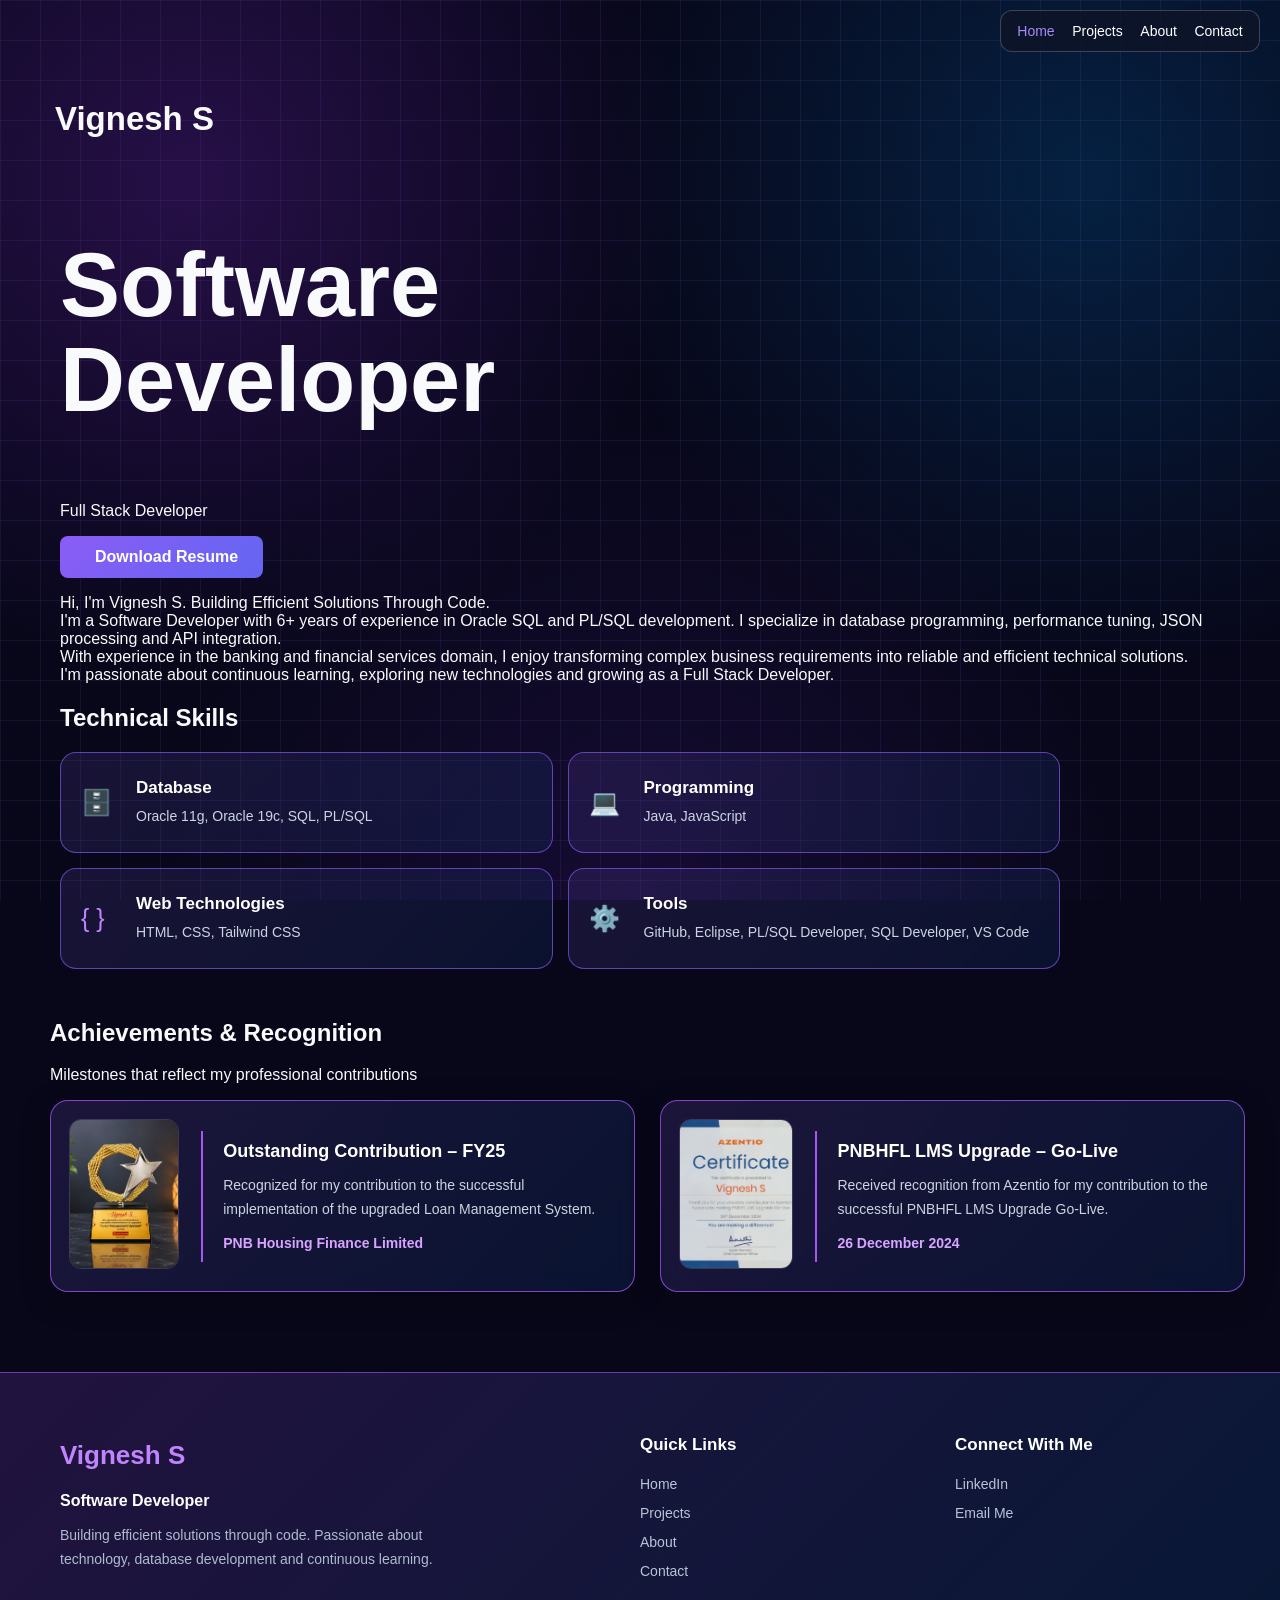
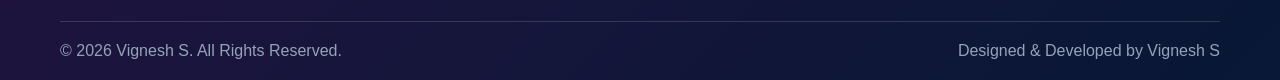
<file: index.html>
<!DOCTYPE html>
<html lang="en">

<head>
    <meta charset="UTF-8">
    <meta name="viewport" content="width=device-width, initial-scale=1.0">
    
    <link rel="icon" type="image/svg+xml" href="image/favicon.svg">
    <title>Vignesh | Software Developer</title>
    <link rel="stylesheet" href="my_career.css">
<!-- Navigation -->
<header class="navbar">
    <nav class="nav-menu">
        <a href="index.html" class="active">Home</a>
        <a href="Projects.html">Projects</a>
        <a href="about.html">About</a>
        <a href="contact.html">Contact</a>
    </nav>
</header>

<!-- Google Analytics -->
<script async src="https://www.googletagmanager.com/gtag/js?id=G-7FN8EF76JM"></script>
<script>
  window.dataLayer = window.dataLayer || [];
  function gtag(){dataLayer.push(arguments);}
  gtag('js', new Date());

  gtag('config', 'G-7FN8EF76JM');
</script>

</head>

    <!-- Header 
     <h2 class="logo" id="secretTrigger" style="margin :70px 60px ;">Vignesh S</h2>

    <div id="secretMessage" class="secret-message">
        ✨A little secret, kept forever in my heart.
    </div>
<script>
    const trigger = document.getElementById("secretTrigger");
    const message = document.getElementById("secretMessage");

    let clickCount = 0;

    trigger.addEventListener("click", () => {
        clickCount++;

        if (clickCount === 5) {
            message.classList.add("show");

            setTimeout(() => {
                message.classList.remove("show");
            }, 4000);

            clickCount = 0;
        }
    });
</script>-->

<body>


    <header class="header">
        <h2 style="margin :100px 30px ;">Vignesh S</h2>
    </header>

    <!-- Main introduction -->
    <main>

        <section class="hero">

            <h1>
                Software<br>
                Developer
            </h1>

            <p class="subtitle">
                Full Stack Developer
            </p>
            
            <!-- <a href="image/Vignesh_Resume.pdf" download="Vignesh_Resume.pdf"class="resume-btn">
            <i class="fas fa-download"></i>
                Download Resume
            </a> -->
            <a href="image/Vignesh_Resume.pdf"download="Vignesh_Resume.pdf"class="resume-btn">
            <i class="fas fa-download"></i>
            Download Resume
            </a>
            <div class="about">
                <p>
                    Hi, I'm Vignesh S. Building Efficient Solutions Through Code.
                    <br>
                    I'm a Software Developer with 6+ years of experience in Oracle SQL and PL/SQL development.
                    I specialize in database programming, performance tuning, JSON processing and API integration.
                    <br>
                    With experience in the banking and financial services domain,
                    I enjoy transforming complex business requirements into reliable and efficient technical solutions.
                    <br>
                    I'm passionate about continuous learning, exploring new technologies
                    and growing as a Full Stack Developer.
                </p>
            </div>

        </section>

        <!-- Technical Skills -->
<section class="skills-section">

    <h2 class="section-title">Technical Skills</h2>

    <div class="skills-container">

        <!-- Database -->
        <div class="skill-card">
            <div class="skill-icon">🗄️</div>

            <div class="skill-info">
                <h3>Database</h3>
                <p>Oracle 11g, Oracle 19c, SQL, PL/SQL</p>
            </div>
        </div>

        <!-- Programming -->
        <div class="skill-card">
            <div class="skill-icon">💻</div>

            <div class="skill-info">
                <h3>Programming</h3>
                <p>Java, JavaScript</p>
            </div>
        </div>

        <!-- Web Technologies -->
        <div class="skill-card">
            <div class="skill-icon">{ }</div>

            <div class="skill-info">
                <h3>Web Technologies</h3>
                <p>HTML, CSS, Tailwind CSS</p>
            </div>
        </div>

        <!-- Tools -->
        <div class="skill-card">
            <div class="skill-icon">⚙️</div>

            <div class="skill-info">
                <h3>Tools</h3>
                <p>GitHub, Eclipse, PL/SQL Developer, SQL Developer, VS Code</p>
            </div>
        </div>

    </div>
</section>


         <!-- Achievements -->
        <section class="achievement-section">

            <div class="section-abt-title">
                <h1>Achievements & Recognition</h1>
                <p>
                    Milestones that reflect my professional contributions
                </p>
            </div>

            <div class="achievements">

                <!-- Trophy -->
                <div class="achievement-card">

                    <a href="image/Achievement_Trophy_Display.png"
                       target="_blank">

                       <img src="image/Achievement_Trophy_Display.png"
                                alt="Achievement Trophy">
                    </a>

                    <div class="achievement-content">

                        <h3>Outstanding Contribution – FY25</h3>

                        <p>
                            Recognized for my contribution to the
                            successful implementation of the upgraded
                            Loan Management System.
                        </p>

                        <span class="achievement-date">
                            PNB Housing Finance Limited
                        </span>

                    </div>
                </div>

                <!-- Certificate -->
                <div class="achievement-card">

                    <a href="image/certificate_LMS_live.jpeg"
                       target="_blank">

                        <img src="image/certificate_LMS_live.jpeg"
                                alt="Azentio Certificate">
                    </a>

                    <div class="achievement-content">

                        <h3>PNBHFL LMS Upgrade – Go-Live</h3>

                        <p>
                            Received recognition from Azentio for
                            my contribution to the successful PNBHFL
                            LMS Upgrade Go-Live.
                        </p>

                        <span class="achievement-date">
                            26 December 2024
                        </span>

                    </div>
                </div>

            </div>
        </section>


<!-- Footer -->
<footer class="main-footer">

    <div class="footer-content">

        <div class="footer-brand">
            <h2>Vignesh S</h2>
            <h4>Software Developer</h4>
            <p>
                Building efficient solutions through code.
                Passionate about technology, database development
                and continuous learning.
            </p>
        </div>

        <div class="footer-links">
            <h3>Quick Links</h3>
            <a href="index.html">Home</a>
            <a href="Projects.html">Projects</a>
            <a href="about.html">About</a>
            <a href="contact.html">Contact</a>
        </div>

        <div class="footer-social">
            <h3>Connect With Me</h3>

           <!-- <a href="https://github.com/vignesh00224"
               target="_blank" rel="noopener noreferrer">
                GitHub
            </a>-->

            <a href="https://www.linkedin.com/in/vignesh-s-976743348/"
               target="_blank" rel="noopener noreferrer">
                LinkedIn
            </a>

            <a href="mailto:vigneshz2021@gmail.com">
                Email Me
            </a>
        </div>

    </div>

    <div class="footer-bottom">
        <p>© 2026 Vignesh S. All Rights Reserved.</p>
        <p>Designed & Developed by Vignesh S</p>
    </div>

</footer>


</main>

</body>
</html>
</file>
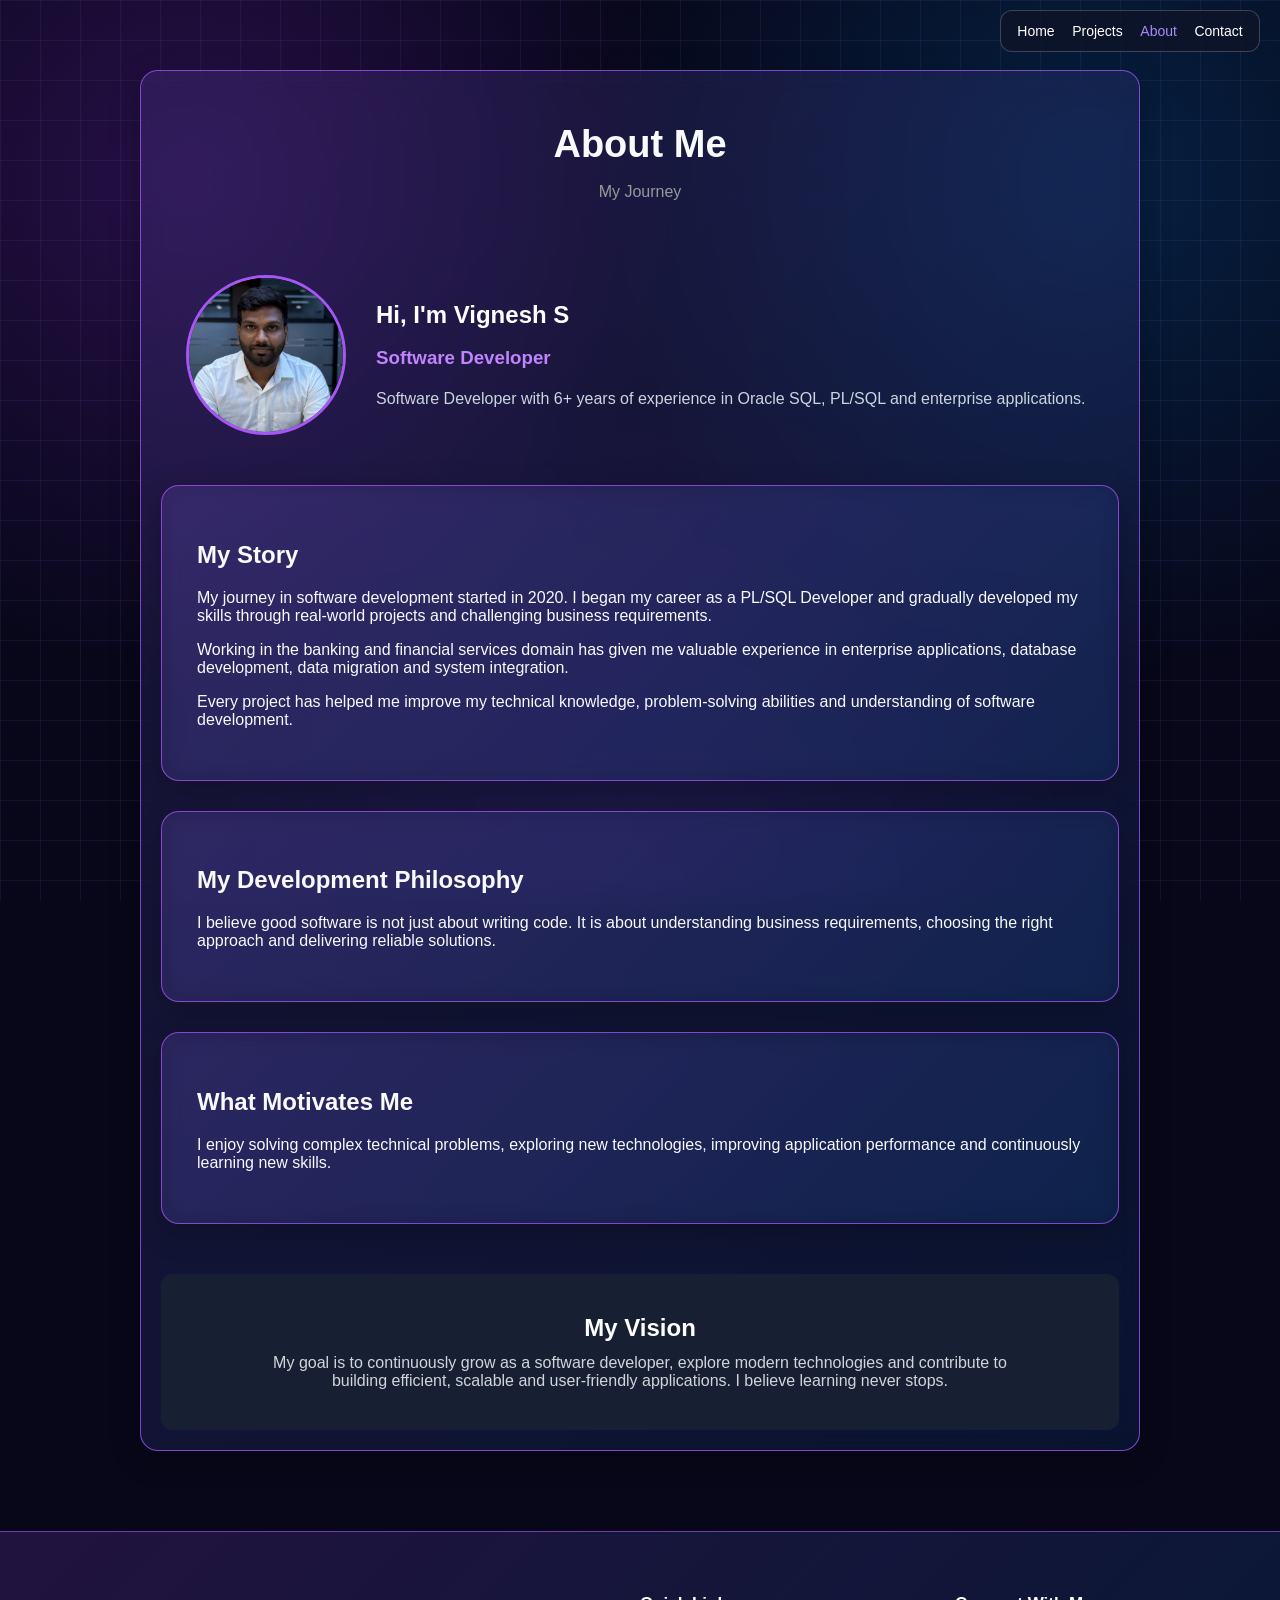
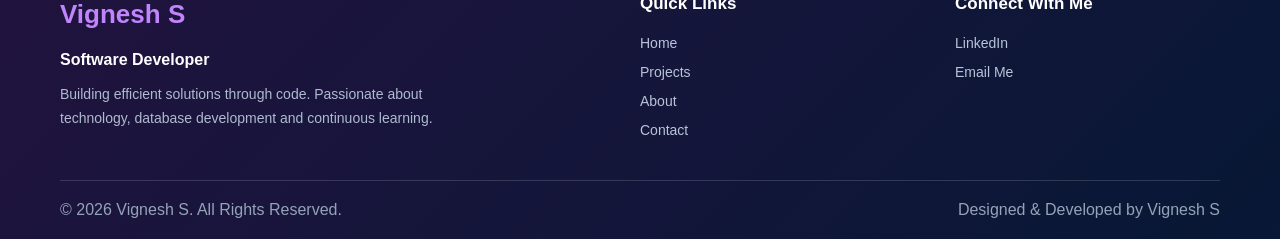
<file: about.html>
<!DOCTYPE html>
<html lang="en">

<head>
    <meta charset="UTF-8">
    <meta name="viewport" content="width=device-width, initial-scale=1.0">

    <title>About Me | Vignesh S</title>

    <link rel="stylesheet" href="my_career.css">
</head>

<body>

<!-- Navigation -->
<header class="navbar">
    <nav class="nav-menu">
        <a href="index.html">Home</a>
        <a href="Projects.html">Projects</a>
        <a href="about.html" class="active">About</a>
        <a href="contact.html">Contact</a>
    </nav>
</header>

    <main class="container">

        <!-- Page Heading -->
        <section class="projects-heading">
            <h1>About Me</h1>
            <p>My Journey</p>
        </section>

   <div class="about-profile">

    <img src="image/DP.jpg" alt="Vignesh Profile">

    <div class="profile-info">
        <h2>Hi, I'm Vignesh S</h2>
        <h3>Software Developer</h3>
        <p>
            Software Developer with 6+ years of experience
            in Oracle SQL, PL/SQL and enterprise applications.
        </p>
    </div>

    </div>

        <!-- My Story -->
        <section class="about-card">
            <h2>My Story</h2>

            <p>
                My journey in software development started in 2020.
                I began my career as a PL/SQL Developer and gradually
                developed my skills through real-world projects and
                challenging business requirements.
            </p>

            <p>
                Working in the banking and financial services domain
                has given me valuable experience in enterprise
                applications, database development, data migration
                and system integration.
            </p>

            <p>
                Every project has helped me improve my technical
                knowledge, problem-solving abilities and understanding
                of software development.
            </p>
        </section>

        <!-- Development Philosophy -->
        <section class="philosophy">

            <div class="about-card">
                <h2>My Development Philosophy</h2>

                <p>
                    I believe good software is not just about writing
                    code. It is about understanding business requirements,
                    choosing the right approach and delivering reliable
                    solutions.
                </p>
            </div>

            <div class="about-card">
                <h2>What Motivates Me</h2>

                <p>
                    I enjoy solving complex technical problems,
                    exploring new technologies, improving application
                    performance and continuously learning new skills.
                </p>
            </div>

        </section>

      <!--   //Achievements 
        <section class="achievement-section">

            <div class="section-abt-title">
                <h1>Achievements & Recognition</h1>
                <p>
                    Milestones that reflect my professional contributions
                </p>
            </div>

            <div class="achievements">

                //Trophy 
                <div class="achievement-card">

                    <a href="Achievement_Trophy_Display.png"
                       target="_blank">

                       <img src="image/Achievement_Trophy_Display.png"
                                alt="Achievement Trophy">
                    </a>

                    <div class="achievement-content">

                        <h3>Outstanding Contribution – FY25</h3>

                        <p>
                            Recognized for my contribution to the
                            successful implementation of the upgraded
                            Loan Management System.
                        </p>

                        <span class="achievement-date">
                            PNB Housing Finance Limited
                        </span>

                    </div>
                </div>

                // Certificate
                <div class="achievement-card">

                    <a href="certificate_LMS_live.jpeg"
                       target="_blank">

                        <img src="image/certificate_LMS_live.jpeg"
                                alt="Azentio Certificate">
                    </a>

                    <div class="achievement-content">

                        <h3>PNBHFL LMS Upgrade – Go-Live</h3>

                        <p>
                            Received recognition from Azentio for
                            my contribution to the successful PNBHFL
                            LMS Upgrade Go-Live.
                        </p>

                        <span class="achievement-date">
                            26 December 2024
                        </span>

                    </div>
                </div>

            </div>
        </section>
        -->

        <!-- Career Vision -->
        <section class="vision">

            <h2>My Vision</h2>

            <p>
                My goal is to continuously grow as a software developer,
                explore modern technologies and contribute to building
                efficient, scalable and user-friendly applications.
                I believe learning never stops.
            </p>

        </section>

    </main>

   <!-- Footer -->
<footer class="main-footer">

    <div class="footer-content">

        <div class="footer-brand">
            <h2>Vignesh S</h2>
            <h4>Software Developer</h4>
            <p>
                Building efficient solutions through code.
                Passionate about technology, database development
                and continuous learning.
            </p>
        </div>

        <div class="footer-links">
            <h3>Quick Links</h3>
            <a href="index.html">Home</a>
            <a href="Projects.html">Projects</a>
            <a href="about.html">About</a>
            <a href="contact.html">Contact</a>
        </div>

        <div class="footer-social">
            <h3>Connect With Me</h3>

           <!-- <a href="https://github.com/vignesh00224"
               target="_blank" rel="noopener noreferrer">
                GitHub
            </a>-->

            <a href="https://www.linkedin.com/in/vignesh-s-976743348/"
               target="_blank" rel="noopener noreferrer">
                LinkedIn
            </a>

            <a href="mailto:vigneshz2021@gmail.com">
                Email Me
            </a>
        </div>

    </div>

    <div class="footer-bottom">
        <p>© 2026 Vignesh S. All Rights Reserved.</p>
        <p>Designed & Developed by Vignesh S</p>
    </div>

</footer>

</body>
</html>
</file>
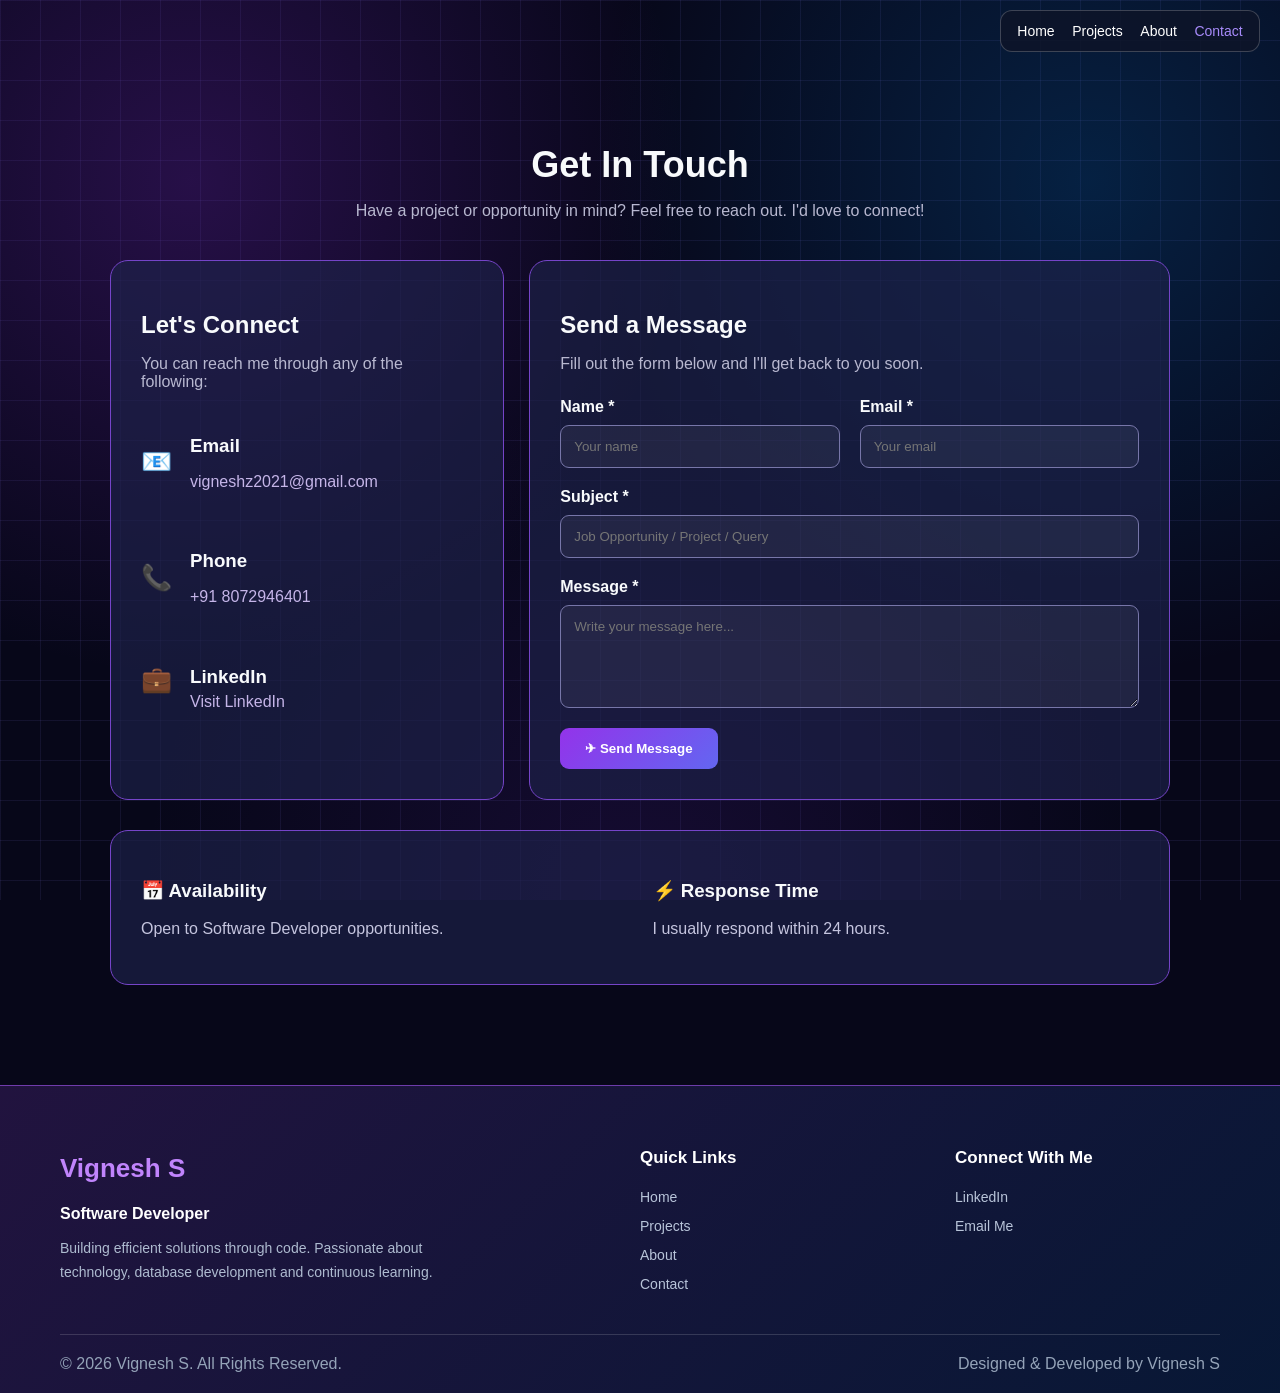
<file: contact.html>
<!DOCTYPE html>
<html lang="en">

<head>
    <meta charset="UTF-8">
    <meta name="viewport" content="width=device-width, initial-scale=1.0">
     <link rel="icon" type="image/svg+xml" href="image/favicon.svg">
    <title>Contact | Vignesh</title>

    <link rel="stylesheet" href="my_career.css">
</head>

<body>

<!-- Navigation -->
<header class="navbar">
    <nav class="nav-menu">
        <a href="index.html">Home</a>
        <a href="Projects.html">Projects</a>
        <a href="about.html">About</a>
        <a href="contact.html " class="active">Contact</a>
    </nav>
</header>

    <main>

<main class="contact-container">

    <div class="contact-heading">
        <h1>Get In Touch</h1>
        <p>Have a project or opportunity in mind? Feel free to reach out. I'd love to connect!</p>
    </div>

    <div class="contact-content">

        <!-- Contact Details -->
        <section class="contact-details">
            <h2>Let's Connect</h2>
            <p>You can reach me through any of the following:</p>

            <div class="contact-item">
                <span>📧</span>
                <div>
                    <h3>Email</h3>
                    <p>vigneshz2021@gmail.com</p>
                </div>
            </div>

            <div class="contact-item">
                <span>📞</span>
                <div>
                    <h3>Phone</h3>
                    <p>+91 8072946401</p>
                </div>
            </div>

            <div class="contact-item">
                <span>💼</span>
                <div>
                    <h3>LinkedIn</h3>
                    <a href="https://www.linkedin.com/in/vignesh-s-976743348/"target="_blank"rel="noopener noreferrer">Visit LinkedIn</a>
                </div>
            </div>

            <!-- <div class="contact-item">
                <span>💻</span>
                <div>
                    <h3>GitHub</h3>
                    <a href="https://github.com/vignesh00224">View Projects</a>
                </div>
            </div> -->
        </section>

        <!-- Contact Form -->
        <section class="contact-form-section">
            <h2>Send a Message</h2>
            <p>Fill out the form below and I'll get back to you soon.</p>

            <form action="https://formsubmit.co/ff12089481fd96bc595cc26a6af64714"
                  method="POST">

             <input type="hidden" name="_next"value="https://vignesh00224.github.io/my_portfolio/index.html">     

                <div class="form-row">
                    <div class="form-group">
                        <label>Name *</label>
                        <input type="text" name="name"
                               placeholder="Your name" required>
                    </div>

                    <div class="form-group">
                        <label>Email *</label>
                        <input type="email" name="email"
                               placeholder="Your email" required>
                    </div>
                </div>

                <div class="form-group">
                    <label>Subject *</label>
                    <input type="text" name="subject"
                           placeholder="Job Opportunity / Project / Query"
                           required>
                </div>

                <div class="form-group">
                    <label>Message *</label>
                    <textarea name="message"
                              placeholder="Write your message here..."
                              rows="5" required></textarea>
                </div>

                <input type="hidden" name="_captcha" value="true">

                <button type="submit" class="send-btn">
                    ✈ Send Message
                </button>

            </form>
        </section>

    </div>

    <!-- Availability -->
    <div class="availability-section">
        <div>
            <h3>📅 Availability</h3>
            <p>Open to Software Developer opportunities.</p>
        </div>

        <div>
            <h3>⚡ Response Time</h3>
            <p>I usually respond within 24 hours.</p>
        </div>
    </div>

</main>
<!-- Footer -->
<footer class="main-footer">

    <div class="footer-content">

        <div class="footer-brand">
            <h2>Vignesh S</h2>
            <h4>Software Developer</h4>
            <p>
                Building efficient solutions through code.
                Passionate about technology, database development
                and continuous learning.
            </p>
        </div>

        <div class="footer-links">
            <h3>Quick Links</h3>
            <a href="index.html">Home</a>
            <a href="Projects.html">Projects</a>
            <a href="about.html">About</a>
            <a href="contact.html">Contact</a>
        </div>

        <div class="footer-social">
            <h3>Connect With Me</h3>

           <!-- <a href="https://github.com/vignesh00224"
               target="_blank" rel="noopener noreferrer">
                GitHub
            </a>-->

            <a href="https://www.linkedin.com/in/vignesh-s-976743348/"
               target="_blank" rel="noopener noreferrer">
                LinkedIn
            </a>

            <a href="mailto:vigneshz2021@gmail.com">
                Email Me
            </a>
        </div>

    </div>

    <div class="footer-bottom">
        <p>© 2026 Vignesh S. All Rights Reserved.</p>
        <p>Designed & Developed by Vignesh S</p>
    </div>

</footer>

    </main>

</body>
</html>
</file>
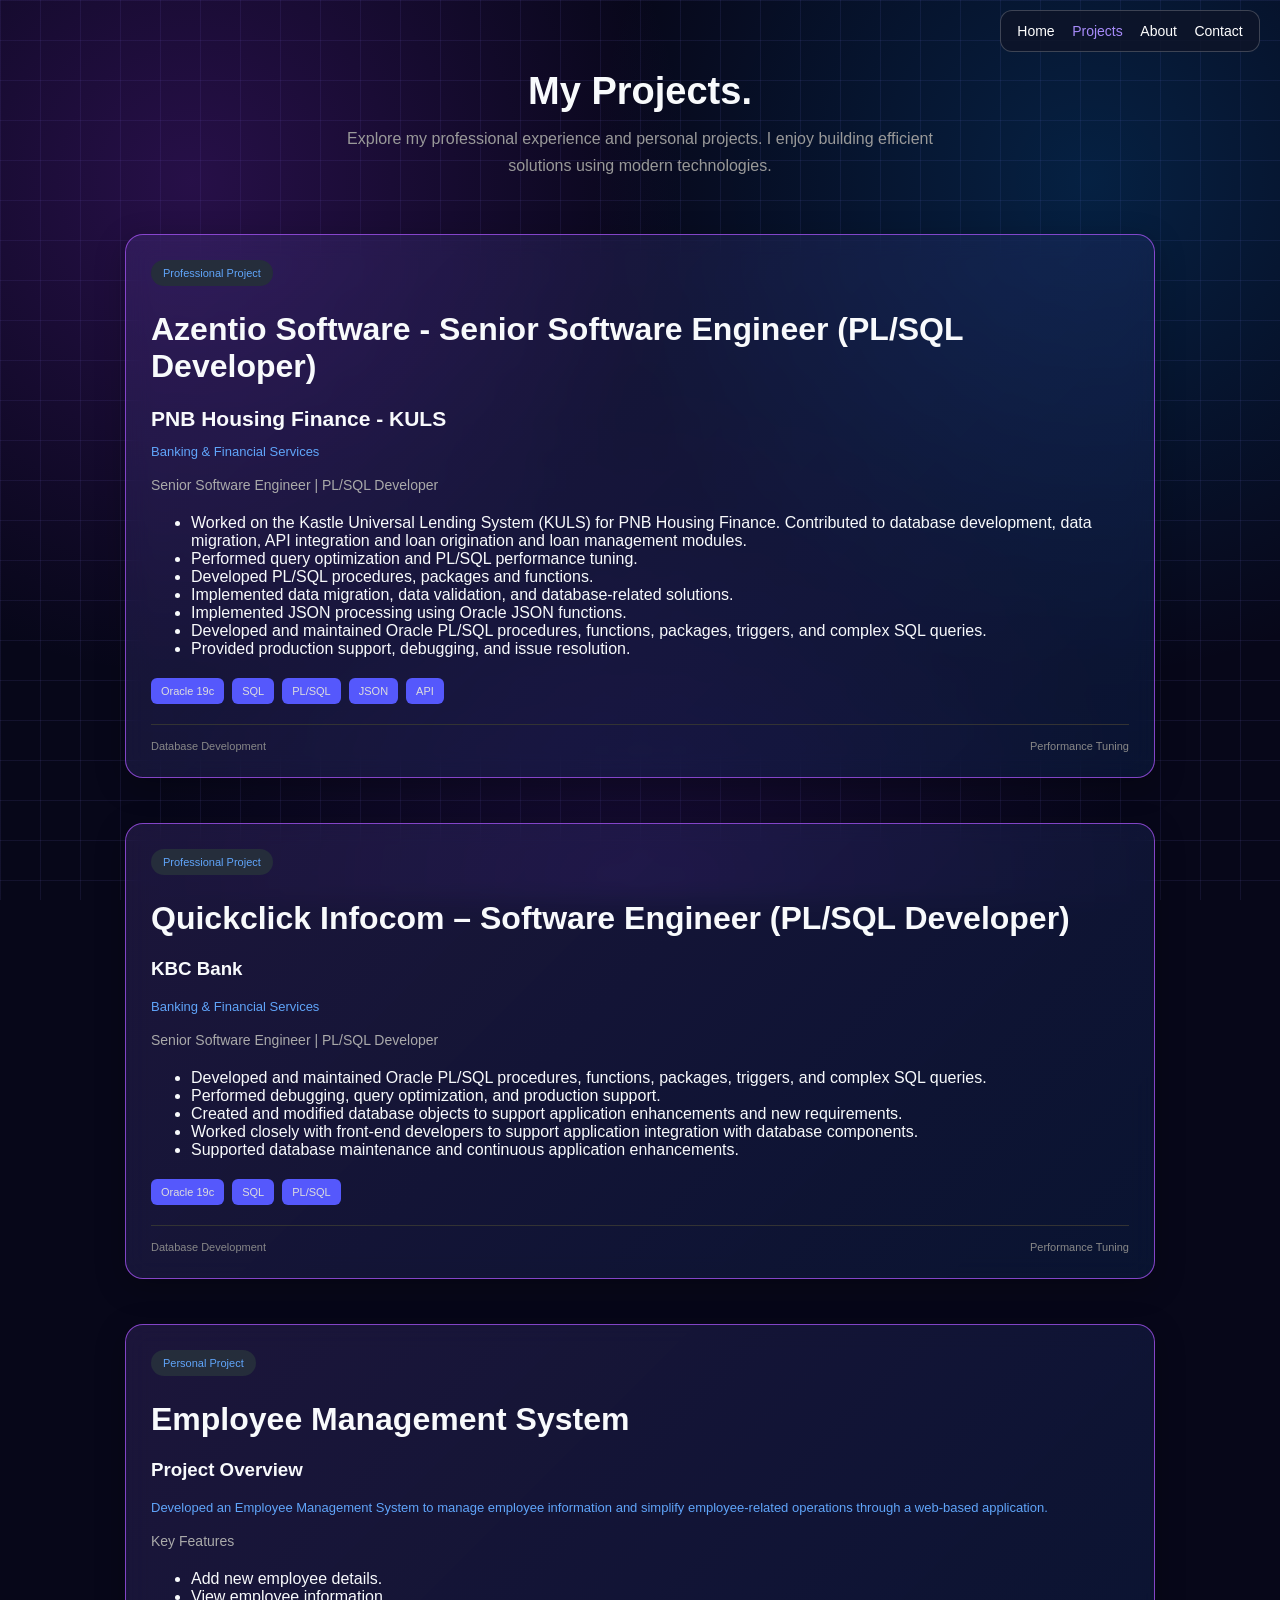
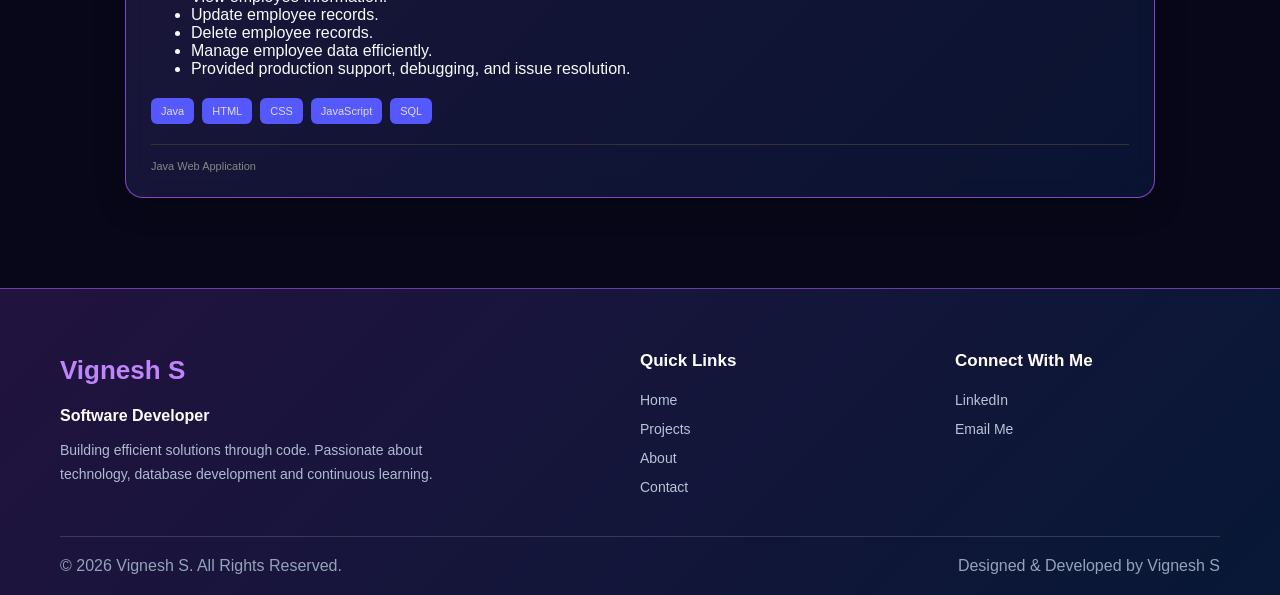
<file: Projects.html>
<!DOCTYPE html>
<html lang="en">
<head>
    <meta charset="UTF-8">
    <meta name="viewport" content="width=device-width, initial-scale=1.0">
    <title>My Projects | Vignesh</title>
    <link rel="stylesheet" href="my_career.css">
</head>
<body>

<!-- Navigation -->
<header class="navbar">
    <nav class="nav-menu">
        <a href="index.html">Home</a>
        <a href="Projects.html" class="active">Projects</a>
        <a href="about.html">About</a>
        <a href="contact.html">Contact</a>
    </nav>
</header>

    <!-- Projects Section -->
    <main class="projects-section">

        <div class="projects-heading">
            <h1>My Projects<span class="highlight">.</span></h1>
            <p>
                Explore my professional experience and personal projects.
                I enjoy building efficient solutions using modern technologies.
            </p>
        </div>

        <div class="projects-container">

            <!-- Project 1 -->
            
            <div class="project-card">
                <div class="project-top">
                    <span class="project-type">Professional Project</span>
                </div>
                <h1>Azentio Software - Senior Software Engineer (PL/SQL Developer)</h1>
                <h2>PNB Housing Finance - KULS</h2>

                <p class="project-category">
                    Banking & Financial Services
                </p>

                <p class="project-description">
                    Senior Software Engineer | PL/SQL Developer<br>
                    <ul>
                    <li>Worked on the Kastle Universal Lending System (KULS)
                    for PNB Housing Finance. Contributed to database
                    development, data migration, API integration and
                    loan origination and loan management modules.</li>
                    <li>Performed query optimization and PL/SQL performance tuning.</li>
                    <li>Developed PL/SQL procedures, packages and functions.</li>
                    <li>Implemented data migration, data validation, and database-related solutions.</li>
                    <li>Implemented JSON processing using Oracle JSON functions.</li>
                    <li>Developed and maintained Oracle PL/SQL procedures, functions, packages, triggers, and complex SQL queries.</li>
                    <li>Provided production support, debugging, and issue resolution.</li>
                    </ul>
                </p>

                <div class="tech-stack">
                    <span>Oracle 19c</span>
                    <span>SQL</span>
                    <span>PL/SQL</span>
                    <span>JSON</span>
                    <span>API</span>
                </div>

                <div class="project-footer">
                    <span>Database Development</span>
                    <span>Performance Tuning</span>
                </div>
            </div>

            <!-- Project 2 -->
            <div class="project-card">
                <div class="project-top">
                    <span class="project-type">Professional Project</span>
                </div>
                <h1>Quickclick Infocom – Software Engineer (PL/SQL Developer)</h1>
                <h3>KBC Bank</h3>

                <p class="project-category">
                    Banking & Financial Services
                </p>

                <p class="project-description">
                    Senior Software Engineer | PL/SQL Developer<br>
                    <ul>
                    <li>Developed and maintained Oracle PL/SQL procedures, functions, packages, triggers, and complex SQL queries.</li>
                    <li>Performed debugging, query optimization, and production support.</li>
                    <li>Created and modified database objects to support application enhancements and new requirements.</li>
                    <li>Worked closely with front-end developers to support application integration with database components.</li>
                     <li>Supported database maintenance and continuous application enhancements.</li>
                    </ul>
                </p>

                <div class="tech-stack">
                    <span>Oracle 19c</span>
                    <span>SQL</span>
                    <span>PL/SQL</span>
                </div>

                <div class="project-footer">
                    <span>Database Development</span>
                    <span>Performance Tuning</span>
                </div>
            </div>

            <!-- Project 3 -->
            <div class="project-card">
                <div class="project-top">
                    <span class="project-type">Personal Project</span>
                </div>
                <h1>Employee Management System</h1>
                <h3>Project Overview</h3>

                <p class="project-category">
                    Developed an Employee Management System to manage employee information and simplify employee-related operations through a web-based application.
                </p>

                <p class="project-description">
                    Key Features<br>
                    <ul>
                    <li>Add new employee details.</li>
                    <li>View employee information.</li>
                    <li>Update employee records.</li>
                    <li>Delete employee records.</li>
                    <li>Manage employee data efficiently.</li>
                    <li>Provided production support, debugging, and issue resolution.</li>
                    </ul>
                </p>

                <div class="tech-stack">
                    <span>Java</span>
                    <span>HTML</span>
                    <span>CSS</span>
                    <span>JavaScript</span>
                    <span>SQL</span>
                </div>

                <div class="project-footer">
                    <span>Java Web Application</span>
                    <span></span>
                </div>
            </div>

        </div>

    </main>
            <!-- Footer -->
<footer class="main-footer">

    <div class="footer-content">

        <div class="footer-brand">
            <h2>Vignesh S</h2>
            <h4>Software Developer</h4>
            <p>
                Building efficient solutions through code.
                Passionate about technology, database development
                and continuous learning.
            </p>
        </div>

        <div class="footer-links">
            <h3>Quick Links</h3>
            <a href="index.html">Home</a>
            <a href="Projects.html">Projects</a>
            <a href="about.html">About</a>
            <a href="contact.html">Contact</a>
        </div>

        <div class="footer-social">
            <h3>Connect With Me</h3>

           <!-- <a href="https://github.com/vignesh00224"
               target="_blank" rel="noopener noreferrer">
                GitHub
            </a>-->

            <a href="https://www.linkedin.com/in/vignesh-s-976743348/"
               target="_blank" rel="noopener noreferrer">
                LinkedIn
            </a>

            <a href="mailto:vigneshz2021@gmail.com">
                Email Me
            </a>
        </div>

    </div>

    <div class="footer-bottom">
        <p>© 2026 Vignesh S. All Rights Reserved.</p>
        <p>Designed & Developed by Vignesh S</p>
    </div>

</footer>

</body>
</html>
</file>
<file: my_career.css>
/* =========================================
   GLOBAL STYLES
========================================= */

* {
    box-sizing: border-box;
}

html {
    scroll-behavior: smooth;
}

body {
    margin: 0;
    min-height: 100vh;
    font-family: Arial, sans-serif;
    color: #f8fafc;
    background-color: #070719;

    background-image:
        radial-gradient(
            circle at 15% 20%,
            rgba(112, 35, 180, 0.30),
            transparent 38%
        ),
        radial-gradient(
            circle at 85% 20%,
            rgba(0, 110, 190, 0.25),
            transparent 38%
        ),
        radial-gradient(
            circle at 50% 100%,
            rgba(80, 30, 150, 0.20),
            transparent 45%
        ),
        linear-gradient(
            to bottom,
            rgba(150, 140, 255, 0.09) 1px,
            transparent 1px
        ),
        linear-gradient(
            to right,
            rgba(150, 140, 255, 0.09) 1px,
            transparent 1px
        );

    background-size:
        auto,
        auto,
        auto,
        40px 40px,
        40px 40px;

    background-attachment: fixed;
}

img {
    max-width: 100%;
}

a {
    transition: 0.3s ease;
}

.logo {
    cursor: pointer;
    user-select: none;
    font-size: 30px;
}

.secret-message {
    position: fixed;
    left: 50%;
    bottom: 35px;
    transform: translateX(-50%) translateY(20px);
    background: linear-gradient(135deg, #54258e, #173e83);
    color: white;
    padding: 16px 25px;
    border: 1px solid #a855f7;
    border-radius: 12px;
    box-shadow: 0 0 25px rgba(168, 85, 247, 0.4);
    opacity: 0;
    visibility: hidden;
    transition: 0.4s ease;
    z-index: 9999;
    text-align: center;
    width: max-content;
    max-width: 90%;
    font-size: 28px;
}

.secret-message.show {
    opacity: 2;
    visibility: visible;
    transform: translateX(-50%) translateY(0);
}

/* =========================================
   NAVIGATION
========================================= */

/* /*not fixed nav
.navbar {
    display: flex;
    justify-content: flex-end;
    padding: 10px 20px;
    width: 100%;
    z-index: 1000;
}*/

.navbar {
    position: fixed;
    top: 10px;
    right: 20px;
    z-index: 1000;
    display: flex;
    justify-content: flex-end;
}

.nav-menu {
    display: flex;
    align-items: center;
    justify-content: space-around;
    gap: 15px;
    width: 260px;
    padding: 12px 15px;

    background: rgba(15, 20, 40, 0.85);
    border: 1px solid rgba(255, 255, 255, 0.2);
    border-radius: 12px;
}

.nav-menu a {
    color: #ffffff;
    text-decoration: none;
    font-size: 14px;
    white-space: nowrap;
}

.nav-menu a:hover,
.nav-menu a.active {
    color: #a78bfa;
}


/* =========================================
   HEADER
========================================= */

.header {
    margin-left: 25px;
    font-size: 22px;
}


/* =========================================
   HOME - HERO SECTION
========================================= */

.hero {
    margin: 70px 0 0 60px;
}

.hero h1 {
    font-size: 90px;
    line-height: 1.05;
}

.section-title {
    margin-left: 60px;
}


/* =========================================
   RESUME BUTTON
========================================= */

.resume-btn {
    display: inline-flex;
    align-items: center;
    gap: 10px;
    padding: 12px 25px;

    background: linear-gradient(
        135deg,
        #8b5cf6,
        #6366f1
    );

    color: #ffffff;
    text-decoration: none;
    font-size: 16px;
    font-weight: 600;
    border-radius: 8px;
    transition: 0.3s ease;
}

.resume-btn:hover {
    transform: translateY(-3px);
    box-shadow: 0 5px 20px rgba(139, 92, 246, 0.4);
}


/* =========================================
   TECHNICAL SKILLS
========================================= */

.skills-container {
    display: grid;
    grid-template-columns: repeat(2, minmax(0, 1fr));
    gap: 15px;
    margin-left: 60px;
    margin-right: 60px;
    max-width: 1000px;
}

.skill-card {
    display: flex;
    align-items: center;
    gap: 20px;
    min-width: 0;
    padding: 25px 20px;

    background: linear-gradient(
        135deg,
        rgba(91, 65, 160, 0.22),
        rgba(20, 45, 100, 0.30)
    );

    border: 1px solid rgba(139, 92, 246, 0.65);
    border-radius: 16px;
    transition: all 0.3s ease;
}

.skill-icon {
    font-size: 25px;
    color: #c084fc;
    min-width: 35px;
    flex-shrink: 0;
}

.skill-info {
    display: flex;
    flex-direction: column;
    align-items: flex-start;
    gap: 8px;
    min-width: 0;
}

.skill-info h3 {
    color: #ffffff;
    font-size: 17px;
    margin: 0;
}

.skill-info p {
    color: #cbd5e1;
    font-size: 14px;
    line-height: 1.5;
    margin: 0;
    overflow-wrap: break-word;
}

.skill-card:hover {
    transform: translateY(-5px);
    border-color: #c084fc;
    box-shadow: 0 0 15px rgba(168, 85, 247, 0.35);
}


/* =========================================
   ACHIEVEMENTS SECTION
========================================= */

.achievement-section {
    margin: 50px 35px 50px 50px;
    border-radius: 20px;
}

.achievements {
    display: grid;
    grid-template-columns: repeat(2, minmax(0, 1fr));
    gap: 25px;
}

.achievement-card {
    display: flex;
    align-items: center;
    gap: 22px;
    min-width: 0;
    padding: 18px;

    background: linear-gradient(
        135deg,
        rgba(91, 65, 160, 0.25),
        rgba(15, 45, 95, 0.35)
    );

    border: 1px solid rgba(168, 85, 247, 0.75);
    border-radius: 18px;
    backdrop-filter: blur(12px);

    box-shadow: 0 8px 30px rgba(0, 0, 0, 0.25);
    transition: all 0.3s ease;
}

.achievement-card:hover {
    transform: translateY(-6px);
    border-color: #c084fc;

    box-shadow:
        0 0 20px rgba(168, 85, 247, 0.35),
        0 10px 35px rgba(0, 0, 0, 0.35);
}

.achievement-card img {
    width: 190px;
    height: 150px;
    object-fit: cover;
    object-position: center;

    border-radius: 12px;
    border: 1px solid rgba(255, 255, 255, 0.15);

    flex-shrink: 0;
}

.achievement-card img:hover {
    transform: scale(1.03);
}

.achievement-content {
    min-width: 0;
    padding: 10px 0 10px 20px;
    border-left: 2px solid #a855f7;
}

.achievement-content h3 {
    color: #ffffff;
    font-size: 18px;
    margin: 0 0 12px;
}

.achievement-content p {
    color: #cbd5e1;
    font-size: 14px;
    line-height: 1.7;
    margin: 0 0 12px;
    overflow-wrap: break-word;
}

.achievement-date {
    color: #d8a4ff;
    font-weight: bold;
    font-size: 14px;
}


/* =================================
   HOME PAGE FOOTER
================================= */

.main-footer {
    margin-top: 80px;
    padding: 45px 60px 20px;

    background: linear-gradient(
        135deg,
        rgba(35, 20, 65, 0.95),
        rgba(8, 25, 55, 0.95)
    );

    border-top: 1px solid rgba(168, 85, 247, 0.6);
}

.footer-content {
    display: grid;
    grid-template-columns: 2fr 1fr 1fr;
    gap: 50px;
    max-width: 1200px;
    margin: auto;
    padding-bottom: 35px;
}

.footer-brand h2 {
    color: #c084fc;
    font-size: 26px;
    margin-bottom: 8px;
}

.footer-brand h4 {
    color: white;
    margin-bottom: 12px;
}

.footer-brand p {
    color: #aebbd0;
    font-size: 14px;
    line-height: 1.7;
    max-width: 400px;
}

.footer-links,
.footer-social {
    display: flex;
    flex-direction: column;
    gap: 13px;
}

.footer-links h3,
.footer-social h3 {
    color: white;
    font-size: 17px;
    margin-bottom: 8px;
}

.footer-links a,
.footer-social a {
    color: #b8c4d9;
    text-decoration: none;
    font-size: 14px;
    transition: 0.3s;
}

.footer-links a:hover,
.footer-social a:hover {
    color: #c084fc;
    transform: translateX(4px);
}

.footer-bottom {
    max-width: 1200px;
    margin: auto;
    padding-top: 20px;
    border-top: 1px solid rgba(255,255,255,0.15);

    display: flex;
    justify-content: space-between;
    flex-wrap: wrap;
    gap: 10px;
}

.footer-bottom p {
    color: #94a3b8;
    font-size: 16px;
    margin: 0;
}

/* Mobile Footer */

@media (max-width: 768px) {

    .main-footer {
        padding: 35px 20px 20px;
        margin-top: 50px;
    }

    .footer-content {
        grid-template-columns: 1fr 1fr;
        gap: 30px;
    }

    .footer-brand {
        grid-column: 1 / -1;
    }

    .footer-bottom {
        flex-direction: column;
        align-items: center;
        text-align: center;
    }
}

@media (max-width: 480px) {

    .footer-content {
        grid-template-columns: 1fr;
        gap: 25px;
    }

    .footer-brand {
        grid-column: auto;
    }

    .footer-bottom {
        line-height: 1.6;
    }
}


/* =========================================
   CONTACT PAGE - EXISTING CONTACT CARDS
========================================= */

.contact-container {
    max-width: 1100px;
    margin: 100px auto 50px;
    padding: 20px;
}

.contact-heading {
    text-align: center;
    margin-bottom: 40px;
}

.contact-heading h1 {
    font-size: 36px;
    margin-bottom: 12px;
}

.contact-heading p {
    color: #b8b8d0;
}

.contact-content {
    display: grid;
    grid-template-columns: 0.8fr 1.3fr;
    gap: 25px;
}

.contact-details,
.contact-form-section,
.availability-section {
    background: rgba(30, 35, 75, 0.65);
    border: 1px solid #7544c8;
    border-radius: 18px;
    padding: 30px;
}

.contact-details h2,
.contact-form-section h2 {
    margin-bottom: 15px;
}

.contact-details > p,
.contact-form-section > p {
    color: #b8b8d0;
    margin-bottom: 25px;
}

.contact-item {
    display: flex;
    align-items: center;
    gap: 18px;
    margin: 25px 0;
}

.contact-item > span {
    font-size: 25px;
}

.contact-item h3 {
    margin-bottom: 5px;
}

.contact-item p,
.contact-item a {
    color: #c5b5e8;
    text-decoration: none;
}

.form-row {
    display: grid;
    grid-template-columns: 1fr 1fr;
    gap: 20px;
}

.form-group {
    display: flex;
    flex-direction: column;
    gap: 9px;
    margin-bottom: 20px;
}

.form-group label {
    font-weight: 600;
}

.form-group input,
.form-group textarea {
    width: 100%;
    box-sizing: border-box;
    padding: 13px;
    background: rgba(255, 255, 255, 0.05);
    border: 1px solid #7776a9;
    border-radius: 9px;
    color: white;
    font-family: inherit;
    outline: none;
}

.form-group input:focus,
.form-group textarea:focus {
    border-color: #a855f7;
}

.form-group textarea {
    resize: vertical;
}

.send-btn {
    padding: 13px 25px;
    background: linear-gradient(135deg, #9333ea, #6366f1);
    color: white;
    border: none;
    border-radius: 9px;
    font-weight: bold;
    cursor: pointer;
}

.send-btn:hover {
    transform: translateY(-2px);
    box-shadow: 0 5px 18px rgba(147, 51, 234, 0.4);
}

.availability-section {
    display: grid;
    grid-template-columns: 1fr 1fr;
    gap: 25px;
    margin-top: 30px;
}

.availability-section p {
    color: #c5c5df;
    margin-top: 10px;
}

@media (max-width: 768px) {
    .contact-content,
    .availability-section,
    .form-row {
        grid-template-columns: 1fr;
    }

    .contact-container {
        margin-top: 80px;
    }
}



/* =========================================
   PROJECTS PAGE
========================================= */

.projects-section {
    width: 100%;
    max-width: 1100px;
    margin: 70px auto;
    padding: 0 25px;
}

.projects-heading {
    text-align: center;
    margin-bottom: 45px;
}

.projects-heading h1 {
    font-size: 38px;
    margin-bottom: 12px;
}

.projects-heading p {
    color: #999;
    max-width: 600px;
    margin: auto;
    line-height: 1.7;
}

.projects-container {
    display: grid;
    grid-template-columns: minmax(0, 1fr);
    gap: 25px;
}

.project-card {
    min-width: 0;
    padding: 25px;
    margin: 10px;

    background: linear-gradient(
        135deg,
        rgba(91, 65, 160, 0.25),
        rgba(15, 45, 95, 0.35)
    );

    border: 1px solid rgba(168, 85, 247, 0.75);
    border-radius: 18px;
    backdrop-filter: blur(12px);

    box-shadow: 0 8px 30px rgba(0, 0, 0, 0.25);
    transition: all 0.3s ease;
}

.project-card:hover {
    transform: translateY(-6px);
    border-color: #3b82f6;
}

.project-top {
    display: flex;
    justify-content: space-between;
    align-items: center;
    gap: 10px;
    margin-bottom: 25px;
}

.project-type {
    background: #252d3b;
    color: #60a5fa;
    padding: 7px 12px;
    border-radius: 20px;
    font-size: 11px;
}

.project-icon {
    font-size: 28px;
}

.project-card h2 {
    font-size: 21px;
    margin-bottom: 8px;
}

.project-category {
    color: #60a5fa;
    font-size: 13px;
    margin-bottom: 15px;
}

.project-description {
    color: #aaa;
    font-size: 14px;
    line-height: 1.7;
    min-height: auto;
}

.tech-stack {
    display: flex;
    flex-wrap: wrap;
    gap: 8px;
    margin: 20px 0;
}

.tech-stack span {
    background-color:  #5558fc;
    color: #ddd;
    padding: 7px 10px;
    border-radius: 6px;
    font-size: 11px;

}

.project-footer {
    display: flex;
    justify-content: space-between;
    flex-wrap: wrap;
    gap: 10px;

    color: #888;
    font-size: 11px;
    border-top: 1px solid #333;
    padding-top: 15px;
}

.github-link {
    display: inline-block;
    color: #60a5fa;
    text-decoration: none;
    margin-top: 20px;
    font-size: 13px;
}

.github-link:hover {
    color: white;
}


/* =========================================
   ABOUT PAGE
========================================= */

.container {
    width: calc(100% - 40px);
    max-width: 1000px;
    margin: 70px auto;
    padding: 20px;

    background: linear-gradient(
        135deg,
        rgba(91, 65, 160, 0.25),
        rgba(15, 45, 95, 0.35)
    );

    border: 1px solid rgba(168, 85, 247, 0.75);
    border-radius: 18px;
    backdrop-filter: blur(12px);

    box-shadow: 0 8px 30px rgba(0, 0, 0, 0.25);
}

.about-card {
    padding: 35px;
    margin-bottom: 30px;

    background: linear-gradient(
        135deg,
        rgba(91, 65, 160, 0.25),
        rgba(15, 45, 95, 0.35)
    );

    border: 1px solid rgba(168, 85, 247, 0.75);
    border-radius: 18px;
    backdrop-filter: blur(12px);

    box-shadow: 0 8px 30px rgba(0, 0, 0, 0.25);
    transition: all 0.3s ease;
}

.about-profile {
    display: flex;
    align-items: center;
    gap: 30px;
    padding: 25px;
    margin-bottom: 25px;
}

.about-profile img {
    width: 160px;
    height: 160px;
    border-radius: 50%;
    object-fit: cover;
    border: 3px solid #a855f7;
    flex-shrink: 0;
}

.profile-info h2 {
    color: white;
    margin-bottom: 8px;
}

.profile-info h3 {
    color: #c084fc;
    margin-bottom: 12px;
}

.profile-info p {
    color: #cbd5e1;
    line-height: 1.7;
}

.vision {
    text-align: center;
    background: #172033;
    color: white;
    padding: 40px 25px;
    border-radius: 12px;
    margin-top: 50px;
}

.vision h2 {
    margin: 0 0 12px;
}

.vision p {
    max-width: 750px;
    margin: auto;
    color: #d1d5db;
}


/* =========================================
   FOOTER
========================================= */

.about-footer {
    background: #172033;
    color: white;
    text-align: center;
    padding: 20px;
    margin-top: 50px;
}

.about-footer p {
    margin: 0;
}


/* =========================================
   TABLET RESPONSIVE
   768px and below
========================================= */

@media screen and (max-width: 768px) {

    body {
        overflow-x: hidden;
    }

    /* Navigation */
    .navbar {
    position: fixed;
    top: 10px;
    right: 10px;
    left: 10px;
    justify-content: center;
    padding: 0;
}
 /*   .navbar {
        position: static;
        justify-content: center;
        padding: 12px 15px;
    }*/

    .nav-menu {
        width: 100%;
        max-width: 450px;
        gap: 8px;
    }

    .nav-menu a {
        font-size: 13px;
    }

    /* Home */
    .hero {
        margin: 40px 25px 0;
    }

    .hero h1 {
        font-size: clamp(42px, 8vw, 65px);
    }

    .section-title {
        margin-left: 25px;
    }

    /* Skills */
    .skills-container {
        grid-template-columns: repeat(2, minmax(0, 1fr));
        margin: 20px 25px;
        gap: 15px;
    }

    .skill-card {
        padding: 18px;
        gap: 12px;
    }

    .skill-info {
        flex: 1;
    }

    /* Achievements */
    .achievement-section {
        margin: 40px 25px;
    }

    .achievements {
        grid-template-columns: 1fr;
    }

    .achievement-card {
        gap: 15px;
    }

    /* Projects */
    .projects-section {
        margin: 45px auto;
        padding: 0 20px;
    }

    .project-card {
        margin: 0;
    }

    /* About */
    .container {
        width: calc(100% - 40px);
        margin: 40px auto;
    }

    .about-card {
        padding: 22px;
    }

    /* Contact */
    .contact-section {
        width: 100%;
        margin: 40px auto;
        padding: 20px;
    }
}


/* =========================================
   MOBILE RESPONSIVE
   480px and below
========================================= */

@media screen and (max-width: 480px) {

    body {
        font-size: 14px;
    }

    /* Navigation */
    /*.navbar {
        padding: 10px;
    }*/
    .navbar {
    position: fixed;
    top: 10px;
    right: 10px;
    left: 10px;
    justify-content: center;
    padding: 0;
}

    .nav-menu {
        width: 100%;
        gap: 3px;
        padding: 11px 7px;
    }

    .nav-menu a {
        font-size: 12px;
    }

    /* Header */
    .header {
        margin: 15px;
        font-size: 18px;
    }

    /* Hero */
    .hero {
        margin: 35px 18px 0;
    }

    .hero h1 {
        font-size: clamp(34px, 10vw, 46px);
        line-height: 1.1;
    }

    .hero p {
        font-size: 14px;
        line-height: 1.6;
        overflow-wrap: break-word;
    }

    .resume-btn {
        padding: 11px 18px;
        font-size: 14px;
    }

    /* Section headings */
    .section-title {
        margin: 25px 18px 15px;
        font-size: 23px;
    }

    /* Skills */
    .skills-container {
        grid-template-columns: 1fr;
        margin: 15px 18px;
        gap: 12px;
    }

    .skill-card {
        padding: 16px;
        gap: 14px;
        border-radius: 13px;
    }

    .skill-icon {
        font-size: 23px;
        min-width: 30px;
    }

    .skill-info h3 {
        font-size: 15px;
    }

    .skill-info p {
        font-size: 13px;
        line-height: 1.6;
    }

    /* Achievements */
    .achievement-section {
        margin: 30px 18px;
    }

    .achievements {
        grid-template-columns: 1fr;
        gap: 18px;
    }

    .achievement-card {
        flex-direction: column;
        align-items: stretch;
        padding: 15px;
        gap: 12px;
    }

    .achievement-card img {
        width: 100%;
        height: 170px;
        object-fit: contain;
    }

    .achievement-content {
        border-left: none;
        border-top: 2px solid #a855f7;
        padding: 12px 0 0;
    }

    .achievement-content h3 {
        font-size: 16px;
        line-height: 1.4;
    }

    .achievement-content p {
        font-size: 13px;
        line-height: 1.6;
    }

    .achievement-date {
        font-size: 12px;
    }

    /* Projects */
    .projects-section {
        margin: 35px auto;
        padding: 0 15px;
    }

    .projects-heading {
        margin-bottom: 30px;
    }

    .projects-heading h1 {
        font-size: 28px;
    }

    .projects-heading p {
        font-size: 13px;
    }

    .project-card {
        padding: 18px;
        margin: 0;
    }

    .project-card h2 {
        font-size: 18px;
        line-height: 1.4;
    }

    .project-description {
        font-size: 13px;
        line-height: 1.6;
    }

    .project-footer {
        flex-direction: column;
    }

    /* About */
    .container {
        width: calc(100% - 24px);
        margin: 25px auto;
        padding: 12px;
    }

    .about-profile {
        flex-direction: column;
        text-align: center;
        gap: 15px;
        padding: 15px;
    }

    .about-profile img {
        width: 120px;
        height: 120px;
    }

    .about-card {
        padding: 17px;
        margin-bottom: 15px;
    }

    .vision {
        padding: 25px 15px;
        margin-top: 25px;
    }

    /* Contact cards */
    .contact-section {
        margin: 25px auto;
        padding: 15px;
    }

    .contact-section h1 {
        font-size: 28px;
    }

    .contact-container {
        grid-template-columns: 1fr;
    }

    .contact-card {
        padding: 15px;
    }

    /* Footer */
    .about-footer {
        padding: 18px 12px;
        margin-top: 30px;
    }
}


/* =========================================
   VERY SMALL MOBILE
   350px and below
========================================= */

@media screen and (max-width: 350px) {

    .nav-menu {
        gap: 2px;
        padding: 10px 4px;
    }

    .nav-menu a {
        font-size: 11px;
    }

    .hero h1 {
        font-size: 32px;
    }

    .skill-card {
        padding: 13px;
        gap: 10px;
    }

    .achievement-card {
        padding: 12px;
    }

    .project-card {
        padding: 14px;
    }
}
</file>
